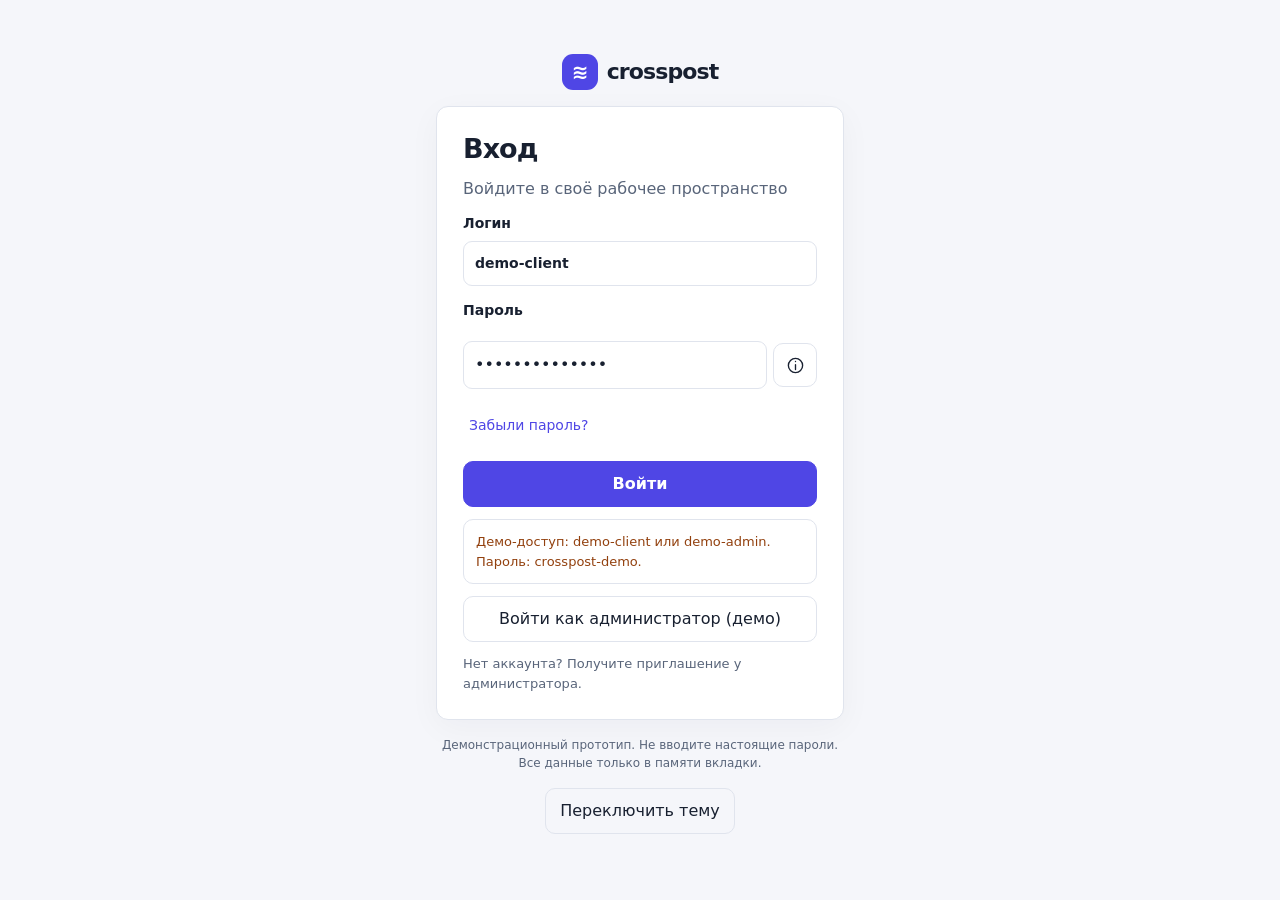
<file: prototypes/ux-00/index.html>
<!doctype html>
<html lang="ru" data-theme="light">
<head><meta charset="utf-8"><meta name="viewport" content="width=device-width, initial-scale=1, viewport-fit=cover">
<meta http-equiv="Content-Security-Policy" content="default-src 'none'; style-src 'unsafe-inline'; script-src 'unsafe-inline'; img-src data: blob:; connect-src 'none'; form-action 'none'; base-uri 'none'">
<title>Crosspost — UX 2.0 · прототип</title>
<style>
:root{color-scheme:light;--bg:#f5f6fa;--panel:#fff;--ink:#182030;--muted:#59657a;--line:#e0e4ed;--accent:#4f46e5;--soft:#eeedff;--good:#166534;--warn:#92400e;--bad:#b91c1c;--shadow:0 4px 20px #26314a08}
[data-theme=dark]{color-scheme:dark;--bg:#10141c;--panel:#202838;--ink:#f1f5f9;--muted:#b0bed0;--line:#384358;--accent:#a5b4fc;--soft:#303253;--good:#86efac;--warn:#fcd34d;--bad:#fca5a5;--shadow:none}
*{box-sizing:border-box}body{margin:0;background:var(--bg);color:var(--ink);font:16px/1.5 system-ui,-apple-system,sans-serif}button,input,textarea,select{font:inherit;color:inherit}button{cursor:pointer}button:disabled{cursor:not-allowed;opacity:.6}button:focus-visible,input:focus-visible,textarea:focus-visible,select:focus-visible,a:focus-visible{outline:3px solid var(--accent);outline-offset:3px}button,input,textarea,select{min-height:44px}button{border:1px solid var(--line);border-radius:10px;background:var(--panel);padding:10px 14px}button:hover:not(:disabled){border-color:var(--accent)}button.primary{background:#4f46e5;color:white;border-color:#4f46e5;font-weight:650}button.subtle{background:transparent}button.danger{color:var(--bad)}button.active{background:var(--soft);color:var(--accent);font-weight:650}input,textarea,select{width:100%;border:1px solid var(--line);background:var(--panel);border-radius:9px;padding:11px}input[type=checkbox]{width:20px;min-height:20px;accent-color:#4f46e5}textarea{resize:vertical;min-height:130px}label{display:block;font-size:14px;font-weight:600}label>input,label>textarea,label>select{display:block;margin-top:7px}h1,h2,h3,p{margin:0}h1{font-size:clamp(25px,4vw,34px);letter-spacing:-.035em;line-height:1.2}h2{font-size:20px;letter-spacing:-.02em}h3{font-size:16px}small,.muted{color:var(--muted)}small{font-size:13px}.shell{display:grid;grid-template-columns:240px minmax(0,1fr);min-height:100dvh}.side{background:var(--panel);border-right:1px solid var(--line);padding:24px 16px;position:sticky;top:0;height:100dvh;display:flex;flex-direction:column;gap:24px}.brand{display:flex;align-items:center;gap:10px;font-size:21px;font-weight:750;letter-spacing:-.045em}.mark{display:grid;place-items:center;background:#4f46e5;color:white;width:36px;height:36px;border-radius:11px;font-size:20px}.nav{display:grid;gap:5px}.nav button{text-align:left;border:0;display:flex;gap:12px;align-items:center;background:transparent}.nav button.active{background:var(--soft)}.side .foot{margin-top:auto}.main{min-width:0}.top{display:flex;justify-content:space-between;align-items:center;gap:12px;padding:14px 28px;border-bottom:1px solid var(--line);background:var(--panel);position:sticky;top:0;z-index:2}.top select{width:auto;max-width:100%}.toolbar,.row{display:flex;align-items:center;gap:10px;flex-wrap:wrap}.spread{justify-content:space-between}.wrap{max-width:1160px;margin:auto;padding:28px;display:grid;gap:24px}.banner{background:var(--soft);border:1px solid var(--line);padding:10px 14px;border-radius:10px;font-size:13px;color:var(--ink)}.panel{background:var(--panel);border:1px solid var(--line);border-radius:14px;padding:20px;box-shadow:var(--shadow);min-width:0}.stack{display:grid;gap:16px}.grid2{display:grid;grid-template-columns:repeat(2,minmax(0,1fr));gap:16px}.metrics{display:grid;grid-template-columns:repeat(4,minmax(0,1fr));gap:12px}.metric b{display:block;font-size:30px;letter-spacing:-.05em}.list{display:grid;gap:0}.item{display:flex;align-items:center;justify-content:space-between;gap:12px;padding:15px 0;border-bottom:1px solid var(--line);min-width:0}.item:last-child{border:0}.item>div:first-child{min-width:0;overflow-wrap:anywhere}.status{display:inline-flex;gap:6px;align-items:center;font-size:13px;font-weight:650;color:var(--muted)}.status.good{color:var(--good)}.status.warn{color:var(--warn)}.status.bad{color:var(--bad)}.platform{display:inline-flex;align-items:center;gap:8px}.avatar{display:inline-grid;place-items:center;flex-shrink:0;width:36px;height:36px;border-radius:10px;background:var(--soft);color:var(--accent);font-size:12px;font-weight:800}.target{display:flex;align-items:center;gap:10px;padding:12px;border:1px solid var(--line);border-radius:10px;cursor:pointer;min-height:58px}.target>span:nth-child(2){flex:1}.target.disabled{opacity:.7;cursor:not-allowed}.target input{display:inline;margin:0}.editor{display:grid;grid-template-columns:minmax(0,1.4fr) minmax(0,1fr);gap:18px;align-items:start}.actions{display:flex;justify-content:flex-end;gap:10px;flex-wrap:wrap}.cal{display:grid;grid-template-columns:repeat(7,minmax(0,1fr));gap:6px}.cal button{min-width:0;padding:7px 4px;min-height:64px;text-align:left;font-size:13px;overflow-wrap:anywhere}.cal .blank{min-height:40px}.daylabel{text-align:center;font-size:12px;color:var(--muted)}.dot{display:block;font-size:11px;color:var(--accent);margin-top:3px}.chips{display:flex;gap:7px;flex-wrap:wrap}.chip{font-size:13px;padding:5px 10px;min-height:44px}.error{color:var(--bad);border:1px solid var(--bad);border-radius:10px;padding:12px}.notice{color:var(--warn);border:1px solid var(--line);border-radius:10px;padding:12px}.empty{padding:22px;text-align:center;color:var(--muted)}.detail{padding:12px;border:1px solid var(--line);border-radius:10px}.mobile{display:none}.preview{white-space:pre-wrap;overflow-wrap:anywhere}.file{overflow-wrap:anywhere}dialog{width:min(520px,calc(100vw - 32px));max-height:85dvh;overflow:auto;border:1px solid var(--line);border-radius:16px;background:var(--panel);color:var(--ink);padding:22px;box-shadow:0 14px 50px #0003}dialog::backdrop{background:#11182788}#toast{min-height:0}#toast:not(:empty){position:fixed;bottom:24px;right:24px;z-index:5;background:var(--panel);border:1px solid var(--line);border-radius:12px;padding:12px 18px;box-shadow:0 10px 36px #0002;max-width:calc(100vw - 48px)}.skip{position:absolute;left:-999px}.skip:focus{left:10px;top:10px;z-index:9;background:var(--panel);padding:12px}
@media(max-width:900px){.shell{grid-template-columns:190px minmax(0,1fr)}.side{padding:20px 12px}.wrap{padding:20px}.metrics{grid-template-columns:repeat(2,minmax(0,1fr))}.editor{grid-template-columns:1fr}.top{padding:12px 20px}}
@media(max-width:640px){.shell{display:block}.side{display:none}.top{position:relative;padding:12px 14px;flex-wrap:wrap}.top .toolbar{width:100%}.top select{flex:1;min-width:0}.wrap{padding:16px 14px calc(98px + env(safe-area-inset-bottom));gap:16px}.panel{padding:14px}.grid2{grid-template-columns:1fr}.metric b{font-size:26px}.mobile{display:flex;position:fixed;bottom:0;left:0;right:0;background:var(--panel);border-top:1px solid var(--line);padding:7px 5px calc(7px + env(safe-area-inset-bottom));z-index:3;justify-content:space-around}.mobile button{border:0;padding:6px 4px;flex:1;min-width:0;background:transparent;font-size:11px;display:grid;place-items:center;gap:2px}.mobile button.active{background:var(--soft)}.mobile .symbol{font-size:20px}.cal{gap:3px}.cal button{min-height:52px;padding:4px;font-size:12px}.dot{font-size:10px}.actions button{flex:1}.item{align-items:flex-start}.item>.toolbar{justify-content:flex-end}#toast:not(:empty){bottom:85px;right:12px;max-width:calc(100vw - 24px)}}

/* R2: compact desktop workspace; mobile retains 44px touch targets. */
.shell{grid-template-columns:208px minmax(0,1fr)}
.shell.collapsed{grid-template-columns:68px minmax(0,1fr)}
.side{padding:16px 12px;gap:18px}
.side .brand{padding:0 6px;gap:9px;font-size:20px}
.side .brand .mark{width:32px;height:32px;flex-shrink:0}
.side .foot{padding:0 6px}
.nav button{min-height:44px;padding:10px 12px;gap:10px;font-size:14px}
.nav button svg{flex-shrink:0}
.collapsed .side{padding-inline:9px}
.collapsed .side .brand{padding:0;justify-content:center}
.collapsed .side .brand-name,.collapsed .side .nav-label,.collapsed .side .foot{display:none}
.collapsed .nav button{justify-content:center;padding:10px}
.top{min-height:64px;position:relative;padding:10px 24px;gap:12px}
.top .context{display:flex;align-items:center;gap:10px;min-width:0}
.top .mobile-brand{display:none}
.top .toolbar{flex-wrap:nowrap;justify-content:flex-end;min-width:0;gap:8px}
.top select{font-size:13px;min-height:44px;padding:8px 10px;max-width:180px}
.top select[hidden]{display:none}
.top .role-select{max-width:150px}
.top .icon-btn{flex-shrink:0}
.icon-btn{width:44px;height:44px;padding:0;display:inline-grid;place-items:center}
svg.ico{width:19px;height:19px;vertical-align:middle;flex-shrink:0;fill:none;stroke:currentColor;stroke-width:1.7;stroke-linecap:round;stroke-linejoin:round}
.wrap{padding:20px 24px;gap:18px;max-width:1440px}
.banner{display:flex;align-items:center;gap:7px;background:transparent;border:0;border-bottom:1px solid var(--line);padding:0 0 10px;border-radius:0;color:var(--muted);font-size:12px}
h1{font-size:clamp(24px,3vw,30px)}h2{font-size:17px}h3{font-size:15px}
.panel{padding:16px;border-radius:12px}
.stack{gap:12px;align-content:start}
.grid2{align-items:start;gap:14px}
.metrics{grid-template-columns:repeat(4,minmax(0,1fr));gap:10px}
.metric{display:grid;gap:5px;text-align:left;min-height:90px;align-content:start;white-space:normal}
.metric b{font-size:27px;line-height:1.1}
.metric .metric-label{display:flex;gap:6px;align-items:center;font-size:12px;color:var(--muted)}
.metric .metric-label svg{width:16px;height:16px}
.item:has(>.post-row){padding:0;display:block}
.post-row{display:flex;width:100%;text-align:left;align-items:center;gap:10px;border:0;border-radius:8px;background:transparent;padding:11px 2px;min-width:0}
.post-row:hover{background:var(--soft)}
.post-row .post-content{flex:1;min-width:0;overflow-wrap:anywhere}
.post-row .post-content h3{font-weight:650;line-height:1.35}
.post-row .post-meta{display:flex;gap:8px;flex-wrap:wrap;align-items:center;font-size:12px;color:var(--muted);margin-top:4px}
.post-row .post-content .status{font-size:12px}
.post-row>.ico{color:var(--muted)}
.status .ico{width:14px;height:14px}
.attention-row{display:flex;text-align:left;align-items:center;gap:10px;width:100%;border:1px solid var(--line);background:transparent;padding:10px}
.attention-row>span:nth-child(2){flex:1}
.attention-row small{display:block}
.attention-row>.ico:first-child{color:var(--warn)}
.calendar-controls{align-items:center;gap:10px}
.calendar-controls select{width:auto;max-width:100%;font-size:13px}
.week-grid,.month-grid{display:grid;grid-template-columns:repeat(7,minmax(0,1fr));gap:6px;align-items:start}
.day-cell{display:grid;gap:5px;min-width:0;padding:6px;border:1px solid var(--line);border-radius:9px;min-height:142px;align-content:start}
.day-cell.selected{border-color:var(--accent);background:var(--soft)}
.day-head{display:flex;gap:5px;justify-content:space-between;align-items:center}
.day-head button{min-height:44px;min-width:0;background:transparent;border:0;padding:4px;font-size:12px}
.day-head .add-day{width:44px;flex-shrink:0;padding:0}
.event{border:1px solid var(--line);border-left:3px solid var(--accent);display:grid;gap:3px;text-align:left;min-height:64px;padding:6px;font-size:12px;line-height:1.3;min-width:0;overflow-wrap:anywhere}
.event strong{font-size:12px;display:-webkit-box;-webkit-line-clamp:2;-webkit-box-orient:vertical;overflow:hidden}
.event small{font-size:10px;line-height:1.3}
.event .event-status{font-size:10px;font-weight:650}
.event.done{border-left-color:var(--good)}.event.pending,.event.submitted,.event.partial,.event.unknown{border-left-color:var(--warn)}.event.failed,.event.rejected,.event.relogin{border-left-color:var(--bad)}
.month-cell{display:grid;gap:5px;min-height:92px;align-content:start;padding:6px;border:1px solid var(--line);border-radius:8px;min-width:0}
.month-cell.selected{border-color:var(--accent)}
.month-cell .event{min-height:44px}
.month-cell .day-head button{min-height:44px}
.legend{display:flex;gap:10px;flex-wrap:wrap}
.legend .status{font-size:11px}
@media(max-width:1050px) and (min-width:641px){.shell{grid-template-columns:180px minmax(0,1fr)}.top{padding-inline:14px}.wrap{padding-inline:16px}.metrics{grid-template-columns:repeat(2,minmax(0,1fr))}.week-grid{grid-template-columns:repeat(4,minmax(0,1fr))}.grid2{grid-template-columns:1fr}}
@media(max-width:640px){.shell,.shell.collapsed{display:block}.top{padding:8px 14px;flex-wrap:nowrap}.top .context{gap:0}.top .mobile-brand{display:grid}.top .desktop-only{display:none}.top .context-name{display:none}.top .toolbar{width:auto;flex:1;gap:6px}.top select{flex:1;min-width:0;max-width:140px}.top .role-select{max-width:120px}.wrap{padding:14px 12px calc(92px + env(safe-area-inset-bottom));gap:14px}.panel{padding:12px}.grid2{grid-template-columns:1fr}.metrics{grid-template-columns:repeat(2,minmax(0,1fr))}.metric{min-height:84px}.metric b{font-size:25px}.mobile button{min-height:44px}.mobile svg{width:21px;height:21px}.week-grid{grid-template-columns:1fr}.day-cell{min-height:0;padding:8px}.day-cell .event{min-height:44px}.day-head .add-day{width:44px}.month-grid{gap:3px}.month-cell{min-height:64px;padding:3px}.month-cell .event{display:none}.month-cell .day-head button{width:100%;padding:0;min-height:44px}.month-cell .day-head .add-day{display:none}.calendar-controls select{flex:1;min-width:0}.calendar-controls{align-items:stretch}}
/* Compact calendar below desktop width; no hidden horizontal content. */
@media (min-width:641px) and (max-width:1050px){.week-grid{grid-template-columns:repeat(2,minmax(0,1fr))}.month-cell{padding:3px;min-height:64px}.month-cell .event,.month-cell .add-day{display:none}.month-cell .day-head button{width:100%;padding:0}.calendar-controls .toolbar{flex-wrap:wrap}.calendar-controls select{max-width:100%}}
@media(max-width:640px){.top .toolbar{min-width:0}.top select{font-size:12px;padding:6px}.top .role-select{min-width:0}.calendar-controls .toolbar{width:100%;min-width:0}.calendar-controls select{max-width:100%}.post-row .post-content h3{font-size:14px}.metric .metric-label{font-size:12px}.event strong{font-size:13px}}
/* R3 onboarding and legible calendar statuses. */
.event .status{font-size:10px;line-height:1.25;gap:3px;white-space:normal;overflow-wrap:normal;word-break:normal}.event .status .ico{width:12px;height:12px}.event-status{min-width:0}.event strong{overflow-wrap:anywhere}.onboarding{max-width:760px;width:100%;margin:auto}.setup-row{display:flex;align-items:center;gap:12px;border:1px solid var(--line);padding:12px;border-radius:10px}.setup-row .desc{flex:1;min-width:0}.setup-row small{display:block}.stepbar{height:6px;background:var(--line);border-radius:6px;overflow:hidden}.stepbar span{display:block;height:100%;background:#4f46e5}.guide li{margin:8px 0}.guide code{overflow-wrap:anywhere}.guide details{border:1px solid var(--line);padding:12px;border-radius:8px}.guide summary{cursor:pointer;min-height:30px;font-weight:600}.guide label{font-weight:500}.onboarding .primary{min-height:44px}.onboard-badge{font-size:12px;color:var(--muted)}.setup-row .good{color:var(--good)}
@media(max-width:640px){.setup-row{flex-wrap:wrap}.setup-row .desc{flex-basis:60%}.setup-row button{width:100%}}
/* R4: focused authentication entry; workspace navigation hidden before login. */
.shell.auth-shell{display:block;min-height:100dvh}.auth-shell .side,.auth-shell .top,#mobile[hidden]{display:none!important}.auth-shell .wrap{max-width:440px;padding:28px 16px 40px;min-height:100dvh;align-content:center;gap:16px}.auth-shell .banner{display:none}.auth-logo{display:flex;align-items:center;justify-content:center;gap:9px;font-size:22px;font-weight:750;letter-spacing:-.04em}.auth-panel{padding:26px;box-shadow:0 8px 32px #1820300a}.auth-panel h1{font-size:27px}.auth-panel form{display:grid;gap:14px}.auth-panel label{font-size:14px}.auth-panel .primary{width:100%}.auth-panel .auth-link{border:0;background:transparent;color:var(--accent);font-size:14px;min-height:44px;padding:6px;text-align:left}.password-row{display:flex;align-items:center;gap:6px;margin-top:6px}.password-row input{flex:1;min-width:0;margin:0}.password-row button{flex-shrink:0}.auth-note{font-size:12px;color:var(--muted);line-height:1.5;text-align:center}.auth-theme{justify-self:center}.auth-panel .notice{font-size:13px}
@media(max-width:640px){.auth-shell .wrap{padding:20px 14px;min-height:100dvh}.auth-panel{padding:18px}}
</style></head>
<body><a href="#content" class="skip">К содержанию</a>
<div class="shell"><aside class="side"><div class="brand"><span class="mark" aria-hidden="true">≋</span><span class="brand-name">crosspost</span></div><nav class="nav" id="nav" aria-label="Основное меню"></nav><div class="foot muted"><small>UX 2.0 · демонстрация<br>Никаких реальных отправок</small></div></aside>
<main class="main" id="content" tabindex="-1"><header class="top"><div class="context"><button id="collapse" class="icon-btn desktop-only" aria-label="Свернуть меню" aria-expanded="true"></button><span class="mark mobile-brand" aria-hidden="true">≋</span><span id="context-name" class="context-name muted"></span></div><div class="toolbar"><select id="role" class="role-select" aria-label="Роль демонстрации"><option value="client">Клиент</option><option value="admin">Админ</option></select><select id="profile" aria-label="Профиль" hidden><option value="studio">Мастерская</option><option value="yoga">Студия йоги</option></select><button id="theme" class="icon-btn" aria-label="Переключить тему" title="Переключить тему"></button></div></header><div class="wrap" id="view"></div></main></div>
<nav id="mobile" class="mobile" aria-label="Мобильное меню"></nav><dialog id="dialog" aria-labelledby="dialog-title"><div id="dialog-body"></div></dialog><div id="toast" role="status" aria-live="polite"></div>
<script>
"use strict";
const $=id=>document.getElementById(id);
const paths={home:'<path d="M3 10l9-7 9 7v10H3z"/><path d="M9 20v-7h6v7"/>',calendar:'<rect x="3" y="5" width="18" height="16" rx="2"/><path d="M7 3v4m10-4v4M3 10h18"/>',posts:'<rect x="4" y="4" width="16" height="16" rx="2"/><path d="M8 9h8M8 13h8M8 17h5"/>',moderation:'<rect x="4" y="4" width="16" height="16" rx="2"/><path d="m8 12 3 3 5-6"/>',clients:'<circle cx="9" cy="8" r="3"/><path d="M3 20v-2a6 6 0 0 1 12 0v2m2-15a3 3 0 0 1 0 6m1 3a5 5 0 0 1 3 5"/>',connections:'<path d="m10 13 4-4m-6 6-2 2a4 4 0 0 1-6-5l4-4a4 4 0 0 1 6 0m4 1 2-2a4 4 0 0 1 6 5l-4 4a4 4 0 0 1-6 0" transform="translate(1 0)"/>',more:'<circle cx="5" cy="12" r="1"/><circle cx="12" cy="12" r="1"/><circle cx="19" cy="12" r="1"/>',menu:'<rect x="3" y="4" width="18" height="16" rx="2"/><path d="M9 4v16m6-11-3 3 3 3"/>',sun:'<circle cx="12" cy="12" r="4"/><path d="M12 2v2m0 16v2M2 12h2m16 0h2M5 5l2 2m10 10 2 2M5 19l2-2m10-10 2-2"/>',moon:'<path d="M20 15A9 9 0 0 1 9 4a9 9 0 1 0 11 11Z"/>',chevron:'<path d="m9 18 6-6-6-6"/>',check:'<circle cx="12" cy="12" r="9"/><path d="m8 12 3 3 5-6"/>',clock:'<circle cx="12" cy="12" r="9"/><path d="M12 7v5l3 2"/>',alert:'<circle cx="12" cy="12" r="9"/><path d="M12 8v5m0 3h.01"/>',question:'<circle cx="12" cy="12" r="9"/><path d="M9 9a3 3 0 1 1 4 3c-1 0-1 1-1 2m0 3h.01"/>',x:'<circle cx="12" cy="12" r="9"/><path d="m9 9 6 6m0-6-6 6"/>',plus:'<path d="M12 5v14M5 12h14"/>',info:'<circle cx="12" cy="12" r="9"/><path d="M12 11v6m0-10h.01"/>'};
const icon=k=>'<svg class="ico" viewBox="0 0 24 24" aria-hidden="true">'+(paths[k]||paths.info)+'</svg>';
let collapsed=false,calendarPlatform="all",calendarStatus="all";
let setupPlatform="",setupStep=0,setupOrigin="onboard",setupDone=new Set(),setupActive=false,inviteReady=false,clientProfile="studio",inviteAccepted=false,demoLogin="demo-client",authError="";
const esc=s=>String(s??"").replace(/[&<>"']/g,c=>({"&":"&amp;","<":"&lt;",">":"&gt;",'"':"&quot;","'":"&#39;"}[c]));
const targets=[{id:"tg",name:"Telegram",detail:"Новости студии",tag:"TG"},{id:"vk",name:"ВКонтакте",detail:"Сообщество",tag:"VK"},{id:"ig",name:"Instagram",detail:"Профиль",tag:"IG"},{id:"ya",name:"Яндекс",detail:"Площадка",tag:"Я"}];
const status={scheduled:["◷","Запланировано",""],pending:["◷","На проверке","warn"],done:["✓","Опубликовано","good"],submitted:["?","Отправлено без подтверждения","warn"],failed:["!","Не опубликовано","bad"],partial:["!","Частично","warn"],rejected:["×","Отклонено","bad"],cancelled:["×","Отменено",""],unknown:["?","Результат неизвестен","warn"],relogin:["!","Нужен повторный вход","bad"]};
const date0="2026-11-24";
let seq=100,role="client",profile="studio",page="login",filter="all",query="",mode="week",selectedDate=date0,month=10,year=2026,weekStart="2026-11-23",theme="light",scenario="normal",notice="",toastTimer=0;
let posts=[
{id:1,profile:"studio",text:"Открытая встреча в Мастерской",date:"2026-11-24",time:"18:00",status:"scheduled",targets:["tg","vk"]},
{id:2,profile:"studio",text:"Анонс практики в воскресенье",date:"2026-11-25",time:"10:00",status:"pending",targets:["tg","ig"]},
{id:3,profile:"studio",text:"Итоги недели",date:"2026-11-23",time:"12:00",status:"partial",targets:["tg","vk","ig"],outcomes:{tg:"done",vk:"submitted",ig:"failed"}},
{id:4,profile:"studio",text:"Фото с мероприятия",date:"2026-11-23",time:"09:00",status:"done",targets:["tg"],outcomes:{tg:"done"}},
{id:5,profile:"studio",text:"Новый анонс",date:"2026-11-26",time:"15:00",status:"rejected",targets:["tg"],reason:"Уточните дату мероприятия."},
{id:6,profile:"yoga",text:"Утренняя практика йоги",date:"2026-11-27",time:"07:00",status:"scheduled",targets:["tg"]},
{id:7,profile:"yoga",text:"Расписание занятий",date:"2026-11-24",time:"13:00",status:"pending",targets:["tg","vk"]}];
const drafts=new Map(), connections={studio:{tg:"live",vk:"live",ig:"relogin",ya:"live"},yoga:{tg:"live",vk:"live",ig:"relogin",ya:"live"}};
connections.newdemo={tg:"disconnected",vk:"disconnected",ig:"disconnected",ya:"disconnected"};
const own=()=>posts.filter(p=>p.profile===profile);
const key=()=>role+":"+profile;
const fresh=()=>({text:"",media:"",kind:"none",targets:[],when:"later",date:selectedDate,time:"18:00",id:null});
const draft=()=>{if(!drafts.has(key()))drafts.set(key(),fresh());return drafts.get(key())};
const names={studio:"Мастерская",yoga:"Студия йоги",newdemo:"Новый клиент (демо)"};
const navs=()=>role==="admin"?[["home","⌂","Обзор"],["calendar","▦","Контент-план"],["posts","☷","Публикации"],["moderation","✓","Модерация"],["clients","♙","Клиенты"],["connections","↔","Подключения"],["more","⋯","Ещё"]]:[["home","⌂","Главная"],["calendar","▦","Календарь"],["posts","☷","Публикации"],["more","⋯","Ещё"]];
const showStatus=s=>{const a=status[s]||status.unknown;const k=s==="done"?"check":["scheduled","pending"].includes(s)?"clock":["submitted","unknown"].includes(s)?"question":["cancelled","rejected"].includes(s)?"x":"alert";return '<span class="status '+a[2]+'">'+icon(k)+a[1]+'</span>'};
const button=(label,action,cls="")=>'<button type="button" class="'+cls+'" data-action="'+action+'">'+label+'</button>';
const heading=(title,sub,action="")=>'<div class="row spread"><div><small>'+esc(sub)+'</small><h1>'+esc(title)+'</h1></div>'+action+'</div>';
const dateStr=d=>new Date(d+"T12:00:00Z").toLocaleDateString("ru-RU",{day:"numeric",month:"long",timeZone:"UTC"});
const iso=(y,m,d)=>new Date(Date.UTC(y,m,d)).toISOString().slice(0,10);
const shift=(d,n)=>{const x=new Date(d+"T12:00:00Z");x.setUTCDate(x.getUTCDate()+n);return x.toISOString().slice(0,10)};
function toast(s){$("toast").textContent=s;clearTimeout(toastTimer);toastTimer=setTimeout(()=>$("toast").textContent="",3500)}
function go(p){page=p;notice="";authError="";render();$("content").focus?.();window.scrollTo(0,0)}
function showDialog(title,body){$("dialog-body").innerHTML='<div class="stack"><div class="row spread"><h2 id="dialog-title">'+esc(title)+'</h2>'+button("Закрыть","close","subtle")+'</div>'+body+'</div>';$("dialog").showModal()}
function card(p){return '<div class="item"><button class="post-row" type="button" data-action="detail:'+p.id+'" aria-label="Детали: '+esc(p.text||"Без текста")+'"><span class="post-content"><h3>'+esc(p.text||"Без текста")+'</h3><span class="post-meta">'+dateStr(p.date)+' · '+esc(p.time)+(role==="admin"&&p.profile!==profile?' · '+esc(names[p.profile]):'')+'</span><span class="post-meta">'+showStatus(p.status)+'<span>'+esc(p.targets.map(t=>targets.find(x=>x.id===t)?.name||t).join(" · "))+'</span></span></span>'+icon("chevron")+'</button></div>'}
function renderNav(){const ns=navs();const navBtn=n=>'<button type="button" class="'+(page===n[0]?"active":"")+'" data-action="go:'+n[0]+'" aria-label="'+n[2]+'" title="'+n[2]+'">'+icon(n[0])+'<span class="nav-label">'+n[2]+'</span></button>';$("nav").innerHTML=ns.map(navBtn).join("");const ms=role==="admin"?ns.filter(n=>["home","calendar","posts","moderation","more"].includes(n[0])):ns;$("mobile").innerHTML=ms.map(navBtn).join("");document.querySelectorAll("nav button").forEach(b=>{if(b.classList.contains("active"))b.setAttribute("aria-current","page")});$("profile").hidden=role!=="admin";$("context-name").textContent=role==="client"?names[profile]:"";$("theme").innerHTML=icon(theme==="dark"?"sun":"moon");$("theme").title=theme==="dark"?"Включить светлую тему":"Включить тёмную тему";$("collapse").innerHTML=icon("menu");$("collapse").setAttribute("aria-expanded",String(!collapsed));$("collapse").setAttribute("aria-label",collapsed?"Развернуть меню":"Свернуть меню");document.querySelector(".shell").classList.toggle("collapsed",collapsed)}
const attentionStates=["partial","failed","submitted","unknown","rejected","relogin"];
const attentionPosts=()=>own().filter(p=>attentionStates.includes(p.status));
const attentionConnections=()=>targets.filter(t=>["relogin","banned"].includes(connections[profile][t.id]));
const connectionAlerts=()=>attentionConnections().map(t=>'<button class="attention-row" data-action="go:connections">'+icon("alert")+'<span><b>'+esc(t.name)+'</b><small>Нужен повторный вход</small></span>'+icon("chevron")+'</button>').join("");
function home(){if(profile==="newdemo"&&role==="client"&&setupActive)return onboard();const p=own(),ap=attentionPosts(),ac=attentionConnections();const metrics=[["Опубликовано",p.filter(x=>x.status==="done").length,"done","check"],["Запланировано",p.filter(x=>x.status==="scheduled").length,"scheduled","calendar"],["На проверке",p.filter(x=>x.status==="pending").length,"pending","clock"],["Требуют внимания",ap.length+ac.length,"attention","alert"]];return heading(role==="admin"?"Обзор":"Ваш контент",(role==="admin"?names[profile]+" · ":"")+"24 ноября, вторник",button("+ Создать пост","new","primary"))+(role==="client"&&profile==="newdemo"?'<div class="panel row spread"><div><b>Настройка рабочего пространства</b><small> · подключите другие площадки в удобное время</small></div>'+button("Подключить площадки","go:onboard")+"</div>":"")+'<div class="metrics">'+metrics.map(m=>'<button class="panel metric" data-action="metric:'+m[2]+'"><span class="metric-label">'+icon(m[3])+m[0]+'</span><b>'+m[1]+'</b>'+(m[2]==="attention"?'<small>'+ap.length+' пост. · '+ac.length+' подключ.</small>':'')+'</button>').join("")+'</div><div class="grid2"><section class="panel stack"><div class="row spread"><h2>Ближайшие публикации</h2>'+button(icon("calendar")+' Календарь',"go:calendar","subtle")+'</div><div class="list">'+(p.filter(x=>["scheduled","pending"].includes(x.status)).sort((a,b)=>(a.date+a.time).localeCompare(b.date+b.time)).map(card).join("")||'<p class="empty">Пока ничего не запланировано</p>')+'</div></section><section class="panel stack"><h2>Требуют внимания</h2><div class="list">'+ap.map(card).join("")+'</div>'+connectionAlerts()+(!ap.length&&!ac.length?'<p class="empty">Всё в порядке</p>':'')+'</section></div>'}
function eligible(t,d){return connections[profile][t.id]==="live"&&!(d.kind==="video"&&t.id==="ya")}
function editor(){const d=draft(),allowed=targets.filter(t=>eligible(t,d));return heading(d.id?"Редактирование":"Новая публикация",names[profile]+" · "+(d.text||d.media?"Черновик в этой демо-сессии":"Черновик"),button("К публикациям","go:posts","subtle"))+'<div class="editor"><section class="panel stack"><label for="post-text">Текст публикации</label><textarea id="post-text" placeholder="Напишите текст поста…">'+esc(d.text)+'</textarea><small id="count">'+d.text.length+' символов</small><div class="row spread"><h3>Медиа</h3>'+button("Выбрать из демо-медиатеки","pick-demo")+'</div><label for="file">Выбрать файл (только имя, без загрузки)</label><input id="file" type="file" accept="image/*,video/*"><div class="file">'+(d.media?esc(d.media)+" "+button("Убрать","clear-media","subtle"):"<small>Нет вложения</small>")+'</div><div class="notice">Файл никуда не передаётся. Данные только в памяти этой вкладки.</div></section><section class="panel stack"><div class="row spread"><h2>Площадки</h2><small>'+d.targets.length+' выбрано</small></div>'+targets.map(t=>'<label class="target '+(eligible(t,d)?"":"disabled")+'"><span class="avatar">'+t.tag+'</span><span>'+t.name+'<br><small>'+esc(eligible(t,d)?t.detail:connections[profile][t.id]!=="live"?"Нужен повторный вход":"Видео недоступно")+'</small></span><input type="checkbox" data-target="'+t.id+'" '+(d.targets.includes(t.id)?"checked":"")+' '+(eligible(t,d)?"":"disabled")+'></label>').join("")+'<div class="row">'+button("Выбрать доступные","all-targets","subtle")+button("Снять выбор","no-targets","subtle")+'</div><label>Когда<select id="when"><option value="now" '+(d.when==="now"?"selected":"")+'>Сейчас</option><option value="later" '+(d.when==="later"?"selected":"")+'>По расписанию</option></select></label>'+(d.when==="later"?'<div class="grid2"><label>Дата<input type="date" id="date" value="'+esc(d.date)+'"></label><label>Время<input type="time" id="time" value="'+esc(d.time)+'"></label></div><small>Часовой пояс демонстрации: Europe/Moscow</small>':'')+(role==="client"&&profile==="studio"?'<div class="notice">Для этого профиля обязательна проверка администратором.</div>':'')+(notice?'<div role="alert" class="error">'+esc(notice)+'</div>':'')+'<div class="actions">'+button("Предпросмотр","preview")+button(role==="client"&&profile==="studio"?"На проверку":d.id?"Сохранить":d.when==="now"?"Опубликовать (демо)":"Запланировать","submit","primary")+'</div></section></div>'}
function publications(){const visible=own().filter(p=>(filter==="all"||filter==="attention"&&["partial","failed","submitted","unknown","rejected","relogin"].includes(p.status)||filter===p.status)&&p.text.toLowerCase().includes(query.toLowerCase()));return heading("Публикации",names[profile],button("+ Создать пост","new","primary"))+'<section class="panel stack"><label>Поиск<input id="search" value="'+esc(query)+'" placeholder="Поиск по тексту"></label><div class="chips">'+[["all","Все"],["scheduled","Запланировано"],["pending","На проверке"],["done","Опубликовано"],["attention","Требуют внимания"]].map(a=>button(a[1],"filter:"+a[0],"chip "+(filter===a[0]?"active":""))).join("")+'</div>'+(scenario==="read-error"?'<div class="error" role="alert">Не удалось загрузить публикации. Это не пустой список. '+button("Повторить загрузку","retry-read")+'</div>':(visible.map(card).join("")+(filter==="attention"&&!query?connectionAlerts():""))||'<div class="empty">Нет публикаций по этим фильтрам.</div>')+'</section><section class="panel row spread"><div><h3>Черновик текущей сессии</h3><small>'+esc(draft().text||"Нет текста")+'</small></div>'+button("Открыть редактор","go:editor")+'</section>'}
function calendar(){let ds=[];if(mode==="month"){const start=(new Date(Date.UTC(year,month,1)).getUTCDay()+6)%7;const max=new Date(Date.UTC(year,month+1,0)).getUTCDate();ds=[...Array(start).fill(null),...Array.from({length:max},(_,i)=>iso(year,month,i+1))]}else ds=Array.from({length:7},(_,i)=>shift(weekStart,i));
const ps=own().filter(p=>(calendarPlatform==="all"||p.targets.includes(calendarPlatform))&&(calendarStatus==="all"||p.status===calendarStatus)).sort((a,b)=>(a.date+a.time).localeCompare(b.date+b.time));
const shortStatus={scheduled:"В плане",pending:"Проверка",done:"Опублик.",submitted:"Без ответа",partial:"Частично",rejected:"Отказ",failed:"Ошибка",cancelled:"Отмена",unknown:"Неизвестно",relogin:"Нужен вход"};
const event=p=>'<button class="event '+p.status+'" data-action="detail:'+p.id+'" aria-label="Детали: '+esc(p.text)+' · '+esc(status[p.status]?.[1]||"Результат неизвестен")+'"><small>'+esc(p.time)+'</small><strong>'+esc(p.text||"Без текста")+'</strong><small>'+esc(p.targets.map(t=>targets.find(x=>x.id===t)?.tag||t).join(" · "))+'</small><span class="event-status">'+'<span class="status '+(status[p.status]?.[2]||'')+'" title="'+esc(status[p.status]?.[1]||'')+'">'+esc(shortStatus[p.status]||'Неизвестно')+'</span></span></button>';
const weekdays=["Пн","Вт","Ср","Чт","Пт","Сб","Вс"];
const dateBtn=(d,label)=>'<button type="button" data-action="date:'+d+'" aria-label="'+esc(dateStr(d))+'" '+(selectedDate===d?'aria-current="date"':'')+'>'+label+'</button>';
const add=d=>'<button class="add-day" data-action="new-on:'+d+'" aria-label="Создать пост '+esc(dateStr(d))+'">'+icon("plus")+'</button>';
const title=mode==="week"?dateStr(weekStart)+" – "+dateStr(shift(weekStart,6)):mode==="month"?new Date(Date.UTC(year,month,1)).toLocaleDateString("ru-RU",{month:"long",year:"numeric",timeZone:"UTC"}):"Ближайшие публикации";
const opts=(values,current)=>values.map(([v,n])=>'<option value="'+v+'" '+(v===current?'selected':'')+'>'+esc(n)+'</option>').join("");
let grid="";if(mode==="week")grid='<div class="week-grid">'+ds.map((d,i)=>'<div class="day-cell '+(selectedDate===d?"selected":"")+'"><div class="day-head">'+dateBtn(d,weekdays[i]+" "+Number(d.slice(-2)))+add(d)+'</div>'+ps.filter(p=>p.date===d).map(event).join("")+'</div>').join("")+'</div>';
if(mode==="month")grid='<div class="month-grid">'+weekdays.map(s=>'<div class="daylabel">'+s+'</div>').join("")+ds.map(d=>d?'<div class="month-cell '+(selectedDate===d?"selected":"")+'"><div class="day-head">'+dateBtn(d,Number(d.slice(-2))+(ps.filter(p=>p.date===d).length?' · '+ps.filter(p=>p.date===d).length:''))+add(d)+'</div>'+ps.filter(p=>p.date===d).slice(0,2).map(event).join("")+'</div>':'<div></div>').join("")+'</div>';
const list=mode==="list"?ps.filter(p=>["scheduled","pending"].includes(p.status)):ps.filter(p=>p.date===selectedDate);
return heading("Контент-план","Europe/Moscow · "+names[profile],button("+ Создать пост","new","primary"))+'<section class="panel stack"><div class="row spread"><h2>'+esc(title)+'</h2>'+(mode==="list"?"":'<div class="toolbar">'+button("←","cal-prev")+button("Сегодня","cal-today")+button("→","cal-next")+'</div>')+'</div><div class="row spread calendar-controls"><div class="chips">'+[["week","Неделя"],["month","Месяц"],["list","Список"]].map(a=>button(a[1],"mode:"+a[0],mode===a[0]?"active":"")).join("")+'</div><div class="toolbar"><select id="cal-platform" aria-label="Площадки">'+opts([["all","Все площадки"],...targets.map(t=>[t.id,t.name])],calendarPlatform)+'</select><select id="cal-status" aria-label="Статус">'+opts([["all","Все статусы"],...Object.entries(status).map(([s,a])=>[s,a[1]])],calendarStatus)+'</select></div></div>'+grid+'<div class="legend">'+["scheduled","pending","done","submitted","failed"].map(showStatus).join("")+'</div></section><section class="panel stack"><div class="row spread"><h2>'+(mode==="list"?"Ближайшие":dateStr(selectedDate))+'</h2>'+button("+ На эту дату","new-date")+'</div><div class="list">'+(list.map(card).join("")||'<p class="empty">Нет публикаций по выбранным условиям</p>')+'</div></section>'}
function moderation(){if(role!=="admin")return home();const p=posts.filter(x=>x.status==="pending");return heading("Модерация","Все демонстрационные клиенты")+'<section class="panel stack">'+(p.map(card).join("")||'<p class="empty">Нет публикаций на проверке</p>')+'</section>'}
function clients(){if(role!=="admin")return home();return heading("Клиенты","Управление профилями · демо",button("+ Пригласить клиента","invite","primary"))+'<section class="panel">'+Object.keys(names).filter(k=>k!=="newdemo"||inviteReady).map(k=>'<div class="item"><div><h3>'+esc(names[k])+'</h3><small>'+posts.filter(p=>p.profile===k&&p.status==="pending").length+' на проверке · '+posts.filter(p=>p.profile===k).length+' публикаций</small></div>'+button("Открыть","client:"+k)+'</div>').join("")+'</section>'}
function connectionView(){const guideRows=setupList(profile);return heading("Подключения",names[profile])+ '<section class="panel stack"><h2>Социальные сети</h2><p class="muted">Выберите площадку. Владелец аккаунта проходит авторизацию самостоятельно. Все действия в этом прототипе — симуляция.</p>'+guideRows+'</section>'}
function more(){return heading("Ещё","Настройки и демо-сценарии")+'<div class="grid2"><section class="panel stack"><h2>Рабочие инструменты</h2>'+button("Подключения","go:connections")+button("Первый вход клиента (демо)","start-onboard")+ (role==="admin"?button("Клиенты","go:clients")+button("Модерация","go:moderation")+button("Импорт плана (путь)","go:import"):"")+button("Медиатека (демо)","go:media")+button("Выйти / экран входа","logout")+'</section><section class="panel stack"><h2>Проверить сценарий</h2><label>Состояние демонстрации<select id="scenario">'+[["normal","Обычный результат"],["read-error","Ошибка чтения"],["mixed","Частичный результат"],["unknown","Потеря ответа при отправке"]].map(a=>'<option value="'+a[0]+'" '+(scenario===a[0]?"selected":"")+'>'+a[1]+'</option>').join("")+'</select></label><small>Сценарии не выполняют сетевых запросов.</small>'+button("Сбросить демо","reset","danger")+'</section></div>'}
function media(){return heading("Медиатека","Демонстрационные файлы")+'<div class="grid2">'+["Афиша.jpg","Практика.mp4","Логотип.png"].map((n,i)=>'<section class="panel stack"><div style="background:var(--soft);min-height:100px;display:grid;place-items:center;border-radius:10px;font-size:28px" aria-hidden="true">'+(i===1?"▷":"▧")+'</div><h3>'+n+'</h3>'+button("В черновик","media:"+i)+'</section>').join("")+'</div>'}
const setupGuides={
tg:{name:"Telegram",tag:"TG",steps:[["Получите коды приложения","Откройте my.telegram.org/apps в настоящем Telegram. Войдите по номеру и найдите App configuration. Если приложения нет, создайте его: App title — Crosspost, Platform — Desktop. Скопируйте App api_id и App api_hash. В демо не вводите эти значения.","my.telegram.org/apps · App configuration"],["Укажите канал","Вы должны иметь право публиковать в канале. Скопируйте @имя или адрес t.me/имя. В боевой версии мастер проверит права.","@mychannel или t.me/mychannel"],["Подтвердите вход","Введите номер и последний код из служебного чата Telegram. Если потребуется, подтвердите двухэтапную проверку в защищённом мастере. Никому не пересылайте коды. В демо код не запрашивается.","Вход по номеру · код · возможная 2FA"],["Проверка","Сервер проверит сессию и право отправки в выбранный канал. Демо лишь имитирует этот результат.","Проверка без тестовой публикации"]],help:"Если код не приходит, проверьте служебный чат Telegram; дождитесь разрешённого повторного запроса. При ограничении входа не пытайтесь обходить лимит."},
vk:{name:"ВКонтакте",tag:"VK",steps:[["Войдите в ВКонтакте","В рабочем сервисе потребуется защищённое окно авторизации. Войдите под аккаунтом с правом публикации. Удалённое окно на VPS ещё требует отдельного решения.","Вход владельца аккаунта"],["Выберите место публикации","Для стены скопируйте адрес сообщества vk.com/имя. Для канала в мессенджере нужен отдельный числовой ID канала; вход общий, цели разные.","Стена сообщества / канал ВК"],["Проверка","Проверяются авторизация, доступ к выбранной цели и права. Демо имитирует проверку.","Без отправки поста"]],help:"Если нет доступа к сообществу, проверьте права аккаунта. Если окно входа не доступно, обратитесь к поддержке, не передавайте пароль."},
ig:{name:"Instagram Reels",tag:"IG",steps:[["Подготовьте бизнес-аккаунт","Текущий адаптер Crosspost работает с Reels. Требуется бизнес-аккаунт и доступ к настройкам Meta. Не обещаем вход одним кликом до отдельной интеграции OAuth.","Meta Business Suite"],["Получите данные доступа","В действующем мастере нужны числовой ID бизнес-аккаунта и долгосрочный токен доступа с разрешением публикации. Ориентир: developers.facebook.com/tools/explorer/. В демо секреты не вводятся.","ID аккаунта · токен доступа"],["Проверка","Проверяются токен, права и соответствие аккаунта. При истечении токена потребуется повторное подключение.","Проверка без публикации"]],help:"Если нет разрешения публикации, проверьте права приложения Meta. Секреты не пересылайте в чат поддержки."},
ya:{name:"Яндекс Бизнес",tag:"Я",steps:[["Войдите в кабинет","Войдите под аккаунтом с доступом к организации. Удалённый защищённый вход пока не подтверждён.","yandex.ru/sprav"],["Укажите организацию","Откройте кабинет организации и скопируйте число после /sprav/ в адресе браузера. Мастер сможет принять адрес целиком.","ID организации"],["Проверка","Проверяются сессия и права на организацию. Демо имитирует успешную проверку.","Без отправки поста"]],help:"Если организация не отображается, убедитесь, что у вашего аккаунта есть доступ."},
te:{name:"Telegraph",tag:"Te",steps:[["Укажите автора","В действующем мастере задаются внутреннее имя, имя автора и необязательная ссылка автора.","Имя автора"],["Создайте аккаунт","Мастер создаёт аккаунт и безопасно сохраняет данные доступа. Готовый токен — дополнительный вариант, не для обычного пользователя.","Создание аккаунта"],["Проверка","Проверяются данные доступа. Демо не создаёт реальный аккаунт.","Без публикации"]],help:"Если уже есть аккаунт, используйте защищённый мастер импорта токена, не отправляйте токен в переписке."}};
const setupKeys=Object.keys(setupGuides);
const isConnected=k=>k==="te"?setupDone.has(profile+":te"):connections[profile][k]==="live";
function setupList(){return setupKeys.map(k=>{const g=setupGuides[k],ok=isConnected(k);return '<div class="setup-row"><span class="avatar">'+g.tag+'</span><span class="desc"><b>'+g.name+'</b><small class="'+(ok?"good":"")+'">'+(ok?"Подключено":connections[profile][k]==="relogin"?"Нужен повторный вход":"Не подключено")+'</small></span>'+button(ok?"Настроить":"Подключить","setup:"+k,ok?"":"primary")+'</div>'}).join("")}
function onboard(){const n=setupKeys.filter(isConnected).length;return '<section class="panel stack onboarding"><small>Первый запуск · '+esc(names[profile])+'</small><h1>Подключите свои соцсети</h1><p>Выберите хотя бы одну площадку. Остальные можно подключить позднее.</p><div class="row spread"><small>Подключено '+n+' из '+setupKeys.length+'</small><small>Шаг 2 из 2</small></div><div class="stepbar"><span style="width:'+n/setupKeys.length*100+'%"></span></div>'+setupList()+'<div class="actions">'+button("Позже","finish-setup")+ (targets.some(t=>isConnected(t.id))?button("Создать первую публикацию","finish-create","primary"):"")+'</div><small>Демонстрация: не вводите реальные данные аккаунтов.</small></section>'}
function inviteView(){return heading("Пригласить клиента","Администратор · демонстрация")+'<section class="panel stack onboarding"><h2>Новый клиент</h2><label>Название рабочего пространства<input id="invite-name" placeholder="Название компании" value="Новый клиент (демо)"></label><p>Роль: клиент. Доступ только к собственному профилю. Клиент сам задаёт пароль.</p>'+button("Создать приглашение (демо)","make-invite","primary")+(inviteReady?'<div class="notice">Приглашение создано в памяти. Настоящая ссылка не генерируется. '+button("Открыть как клиент","open-invite","primary")+'</div>':"")+'</section>'}
const authPages=new Set(["login","accept","recover"]);
const authLogo=()=>'<div class="auth-logo"><span class="mark" aria-hidden="true">≋</span>crosspost</div>';
const authWrap=body=>authLogo()+'<section class="panel stack auth-panel">'+body+'</section><p class="auth-note">Демонстрационный прототип. Не вводите настоящие пароли.<br>Все данные только в памяти вкладки.</p>'+button("Переключить тему","auth-theme","subtle auth-theme");
const authAlert=()=>authError?'<p class="error" role="alert">'+esc(authError)+'</p>':"";
const passwordField=(id,title)=>'<label for="'+id+'">'+title+'</label><div class="password-row"><input id="'+id+'" type="password" autocomplete="off" value="crosspost-demo" aria-label="'+title+'"><button type="button" class="icon-btn" data-action="toggle-pass:'+id+'" aria-label="Показать пароль">'+icon("info")+'</button></div>';
function loginView(){return authWrap('<h1>Вход</h1><p class="muted">Войдите в своё рабочее пространство</p><form id="login-form"><label>Логин<input id="login-name" value="'+esc(demoLogin)+'" autocomplete="off" spellcheck="false"></label>'+passwordField("login-pass","Пароль")+authAlert()+'<button type="button" class="auth-link" data-action="go:recover">Забыли пароль?</button><button class="primary" type="submit">Войти</button></form><div class="notice">Демо-доступ: '+esc(demoLogin)+' или demo-admin. Пароль: crosspost-demo.</div><button data-action="login-admin">Войти как администратор (демо)</button><small>Нет аккаунта? Получите приглашение у администратора.</small>')}
function recoverView(){return authWrap('<h1>Восстановление доступа</h1><p>Обратитесь к владельцу Crosspost или администратору вашего рабочего пространства. После проверки личности владелец предоставит безопасный способ восстановить доступ.</p><div class="notice">Не отправляйте пароли, коды входа или токены. В демо запрос не отправляется.</div>'+button("Вернуться ко входу","go:login","primary"))}
function acceptView(){if(!inviteReady||inviteAccepted)return authWrap('<h1>Приглашение недоступно</h1><p>Попросите администратора выдать новое приглашение.</p>'+button("Ко входу","go:login","primary"));return authWrap('<small>Шаг 1 из 2 · приглашение (демо)</small><h1>Создайте аккаунт</h1><p>Вас пригласили в рабочее пространство «'+esc(names.newdemo)+'».</p><form id="register-form"><label>Логин<input id="demo-login" value="demo-client" autocomplete="off" spellcheck="false"></label>'+passwordField("register-pass","Пароль")+passwordField("register-confirm","Повторите пароль")+authAlert()+'<small>В демо используйте только crosspost-demo. В рабочей версии вы зададите собственный пароль.</small><button type="submit" class="primary">Создать аккаунт (демо)</button></form>'+button("Уже есть аккаунт? Войти","go:login","subtle"))}
function demoSignIn(asAdmin=false){const login=asAdmin?"demo-admin":$("login-name")?.value.trim(),password=asAdmin?"crosspost-demo":$("login-pass")?.value;if(password!=="crosspost-demo"||![demoLogin,"demo-admin"].includes(login)){authError="Не удалось войти. Проверьте демонстрационный логин и пароль.";render();return}role=login==="demo-admin"?"admin":"client";profile=role==="admin"?$("profile").value:clientProfile;$("role").value=role;filter="all";query="";go("home")}
function demoRegister(){const login=$("demo-login")?.value.trim();if(!inviteReady||inviteAccepted||!login||login==="demo-admin"){authError="Введите другое имя пользователя для демонстрации.";render();return}if($("register-pass").value!=="crosspost-demo"||$("register-confirm").value!=="crosspost-demo"){authError="Используйте демонстрационный пароль crosspost-demo в обоих полях.";render();return}demoLogin=login;inviteAccepted=true;role="client";clientProfile="newdemo";profile=clientProfile;$("role").value="client";setupActive=true;go("onboard")}
function wizard(){const g=setupGuides[setupPlatform];if(!g)return onboard();const s=g.steps[setupStep];return '<section class="panel stack onboarding guide"><div class="row spread">'+button("Назад","setup-back","subtle")+'<small>Шаг '+(setupStep+1)+' из '+g.steps.length+'</small></div><h1>'+esc(g.name)+'</h1><div class="stepbar"><span style="width:'+((setupStep+1)/g.steps.length*100)+'%"></span></div><h2>'+esc(s[0])+'</h2><p>'+esc(s[1])+'</p><div class="detail"><small>Что искать</small><p>'+esc(s[2])+'</p></div><details><summary>Не получается?</summary><p>'+esc(g.help)+'</p></details><div class="notice">Демо: никаких сетевых запросов, секретов и реальных подключений.</div>'+button(setupStep===g.steps.length-1?"Симулировать успешную проверку":"Далее","setup-next","primary")+button("Отмена","setup-cancel","subtle")+'</section>'}
function importView(){return heading("Импорт контент-плана","Демонстрация будущего маршрута")+'<section class="panel stack"><h2>1. Источник → 2. Сопоставление → 3. Проверка</h2><p>Существующий импорт Google Sheets, XLSX и CSV будет сохранён. В UX-00 файлы не разбираются и записи не создаются.</p>'+button("К контент-плану","go:calendar")+'</section>'}
function render(){renderNav();const auth=authPages.has(page);document.querySelector(".shell").classList.toggle("auth-shell",auth);$("mobile").hidden=auth;const f={home,editor,posts:publications,calendar,moderation,clients,connections:connectionView,more,media,import:importView,onboard,wizard,invite:inviteView,accept:acceptView,login:loginView,recover:recoverView}[page]||home;$("view").innerHTML='<div class="banner">'+icon("info")+'Демонстрационный прототип · без реальных отправок</div>'+f()}
function details(p){if(!p||(role==="client"&&p.profile!==profile))return;let body='<small>'+esc(names[p.profile])+' · '+dateStr(p.date)+' · '+esc(p.time)+'</small>'+showStatus(p.status)+'<div class="detail preview">'+esc(p.text)+'</div>';if(p.reason)body+='<div class="notice">'+esc(p.reason)+'</div>';body+=p.targets.map(t=>'<div class="row spread"><span>'+esc(targets.find(x=>x.id===t)?.name||t)+'</span>'+showStatus(p.outcomes?.[t]||p.status)+'</div>').join("");if(p.status==="scheduled"&&p.profile===profile)body+='<div class="actions">'+button("Изменить","edit:"+p.id)+button("Отменить пост","cancel-confirm:"+p.id,"danger")+'</div>';if(p.status==="pending"&&role==="admin")body+='<label>Причина отклонения<textarea id="reason" rows="2" placeholder="Укажите, что исправить"></textarea></label><div class="actions">'+button("Отклонить","reject:"+p.id,"danger")+button("Одобрить","approve:"+p.id,"primary")+'</div>';if(["submitted","partial","unknown"].includes(p.status))body+='<div class="notice">Неподтверждённая отправка не считается успехом. Повтор недоступен.</div>';showDialog("Публикация",body)}
function setMedia(n,kind){const d=draft();d.media=n;d.kind=kind;const before=d.targets.length;d.targets=d.targets.filter(id=>eligible(targets.find(t=>t.id===id),d));if(before!==d.targets.length)toast("Недоступная цель снята. Новые цели не добавлены.");render()}
function submit(){const d=draft();if(!d.text.trim()&&!d.media){notice="Добавьте текст или медиа.";render();return}if(!d.targets.length){notice="Выберите хотя бы одну площадку.";render();return}if(d.targets.some(id=>!targets.some(t=>t.id===id&&eligible(t,d)))){notice="Одна из выбранных площадок недоступна. Уточните выбор.";render();return}if(d.when==="later"&&(!d.date||!d.time||(d.date<date0||d.date===date0&&d.time<"12:00"))){notice="Укажите допустимые дату и время.";render();return}if(d.id&&d.when!=="later"){notice="При редактировании расписания выберите дату и время.";render();return}if(d.id&&!own().some(p=>p.id===d.id&&p.status==="scheduled")){notice="Пост уже изменился. Откройте его заново.";render();return}const pending=role==="client"&&profile==="studio";let st=pending?"pending":d.when==="later"?"scheduled":"done",outcomes;if(st==="done"){outcomes=Object.fromEntries(d.targets.map((t,i)=>[t,scenario==="unknown"?"unknown":scenario==="mixed"?i===0?"submitted":i===1?"failed":"done":"done"]));if(scenario==="unknown")st="unknown";else if(scenario==="mixed")st=d.targets.length===1?"submitted":"partial"}const p={id:d.id||++seq,profile,text:d.text,date:d.when==="later"?d.date:date0,time:d.when==="later"?d.time:"12:00",status:st,targets:[...d.targets],media:d.media,outcomes};posts=d.id?posts.map(x=>x.id===d.id?p:x):[p,...posts];drafts.delete(key());filter="all";query="";scenario="normal";go("posts");details(p);toast("Демонстрация: "+status[st][1])}
document.addEventListener("click",e=>{const b=e.target.closest("[data-action]");if(!b)return;const [a,v]=b.dataset.action.split(":");const p=posts.find(x=>x.id===Number(v));switch(a){case"go":go(v);break;case"logout":go("login");break;case"login-admin":demoSignIn(true);break;case"auth-theme":theme=theme==="light"?"dark":"light";document.documentElement.dataset.theme=theme;break;case"toggle-pass":{const el=$(v);if(el&&["login-pass","register-pass","register-confirm"].includes(v)){el.type=el.type==="password"?"text":"password";b.setAttribute("aria-label",el.type==="password"?"Показать пароль":"Скрыть пароль")}break;}case"invite":if(role==="admin"){inviteReady=false;go("invite")}break;case"make-invite":if(role==="admin"){inviteAccepted=false;names.newdemo=$("invite-name").value.trim()||"Новый клиент (демо)";inviteReady=true;render()}break;case"open-invite":if(role==="admin"&&inviteReady&&!inviteAccepted)go("accept");break;case"start-onboard":role="client";clientProfile="newdemo";profile=clientProfile;$("role").value="client";setupActive=true;go("onboard");break;case"setup":if(setupGuides[v]){setupPlatform=v;setupStep=0;setupOrigin=page==="connections"?"connections":"onboard";go("wizard")}break;case"setup-back":if(setupStep>0){setupStep--;render()}else go(setupOrigin);break;case"setup-cancel":go(setupOrigin);break;case"setup-next":if(setupStep<setupGuides[setupPlatform].steps.length-1){setupStep++;render()}else{if(setupPlatform==="te")setupDone.add(profile+":te");else connections[profile][setupPlatform]="live";go(setupOrigin);toast("Подключено (демо)")}break;case"finish-setup":setupActive=false;go("home");break;case"finish-create":setupActive=false;go("editor");break;case"new":go("editor");break;case"metric":filter=v;query="";go("posts");break;case"new-on":selectedDate=v;draft().date=v;draft().when="later";go("editor");break;case"new-date":draft().date=selectedDate;draft().when="later";go("editor");break;case"close":$("dialog").close();break;case"detail":details(p);break;case"filter":filter=v;render();break;case"mode":mode=v;if(v==="week"){const day=(new Date(selectedDate+"T12:00:00Z").getUTCDay()+6)%7;weekStart=shift(selectedDate,-day)}else if(v==="month"){const x=new Date(selectedDate+"T12:00:00Z");year=x.getUTCFullYear();month=x.getUTCMonth()}render();break;case"date":selectedDate=v;render();break;case"cal-prev":case"cal-next":{const n=a==="cal-prev"?-1:1;if(mode==="month"){const x=new Date(Date.UTC(year,month+n,1));year=x.getUTCFullYear();month=x.getUTCMonth();selectedDate=iso(year,month,1)}else{weekStart=shift(weekStart,n*7);selectedDate=weekStart;const x=new Date(weekStart+"T12:00:00Z");year=x.getUTCFullYear();month=x.getUTCMonth()}render();break}case"cal-today":year=2026;month=10;weekStart="2026-11-23";selectedDate=date0;render();break;case"all-targets":draft().targets=targets.filter(t=>eligible(t,draft())).map(t=>t.id);render();break;case"no-targets":draft().targets=[];render();break;case"clear-media":setMedia("","none");break;case"pick-demo":go("media");break;case"media":setMedia(["Афиша.jpg","Практика.mp4","Логотип.png"][Number(v)],v==="1"?"video":"image");go("editor");break;case"preview":showDialog("Приблизительный предпросмотр",'<div class="detail preview">'+esc(draft().text||"Нет текста")+'</div><small>'+esc(draft().media)+'</small><p>Выбрано площадок: '+draft().targets.length+'</p><small>Внешний вид на реальных площадках может отличаться.</small>');break;case"submit":submit();break;case"edit":if(p&&p.profile===profile&&p.status==="scheduled"){$("dialog").close();drafts.set(key(),{text:p.text,media:p.media||"",kind:p.media?.endsWith(".mp4")?"video":"none",targets:[...p.targets],when:"later",date:p.date,time:p.time,id:p.id});go("editor")}break;case"cancel-confirm":if(p&&p.profile===profile&&p.status==="scheduled"){$("dialog").close();showDialog("Отменить публикацию?",'<p>Пост не будет отправлен (демо).</p>'+button("Подтвердить отмену","cancel:"+p.id,"danger"))}break;case"cancel":if(p&&p.profile===profile&&p.status==="scheduled"){p.status="cancelled";$("dialog").close();render();toast("Пост отменён (демо)")}break;case"approve":case"reject":if(role==="admin"&&p?.status==="pending"){if(a==="reject"&&!$("reason").value.trim()){toast("Укажите причину отклонения");break}p.status=a==="approve"?"scheduled":"rejected";if(a==="reject")p.reason=$("reason").value.trim();$("dialog").close();render();toast("Решение сохранено (демо)")}break;case"client":if(role==="admin"&&names[v]){profile=v;if(!Array.from($("profile").options).some(o=>o.value===v))$("profile").add(new Option(names[v],v));$("profile").value=v;go("home")}break;case"connect":if(role==="admin"&&connections[profile][v]){connections[profile][v]="live";render();toast("Демонстрационная проверка выполнена")}break;case"retry-read":scenario="normal";render();break;case"reset":location.reload();break;}});
document.addEventListener("submit",e=>{if(e.target.id==="login-form"){e.preventDefault();demoSignIn()}else if(e.target.id==="register-form"){e.preventDefault();demoRegister()}});
document.addEventListener("input",e=>{const el=e.target;if(el.id==="post-text"){draft().text=el.value;$("count").textContent=el.value.length+" символов"}if(el.id==="search"){query=el.value;const pos=el.selectionStart;render();$("search").focus();$("search").setSelectionRange(pos,pos)}});
document.addEventListener("change",e=>{const el=e.target;if(el.id==="role"){role=el.value;profile=role==="client"?clientProfile:$("profile").value;filter="all";query="";go("home")}else if(el.id==="profile"&&role==="admin"){profile=el.value;filter="all";query="";go("home")}else if(el.id==="file"){const f=el.files[0];if(f)setMedia(f.name,f.type.startsWith("video/")?"video":"image")}else if(el.dataset.target){const d=draft(),id=el.dataset.target;if(el.checked&&eligible(targets.find(t=>t.id===id),d))d.targets=[...new Set([...d.targets,id])];else d.targets=d.targets.filter(x=>x!==id);render();document.querySelector('[data-target="'+id+'"]')?.focus()}else if(["when","date","time"].includes(el.id)){draft()[el.id]=el.value;if(el.id==="when"){if(draft().id&&el.value==="now"){draft().when="later";toast("Для существующего поста доступно только изменение расписания.")}render()}}else if(el.id==="cal-platform"){calendarPlatform=el.value;render()}else if(el.id==="cal-status"){calendarStatus=el.value;render()}else if(el.id==="scenario"){scenario=el.value;toast("Сценарий выбран")}});
$("collapse").addEventListener("click",()=>{collapsed=!collapsed;renderNav()});$("theme").addEventListener("click",()=>{theme=theme==="light"?"dark":"light";document.documentElement.dataset.theme=theme;renderNav()});render();
</script></body></html>
</file>
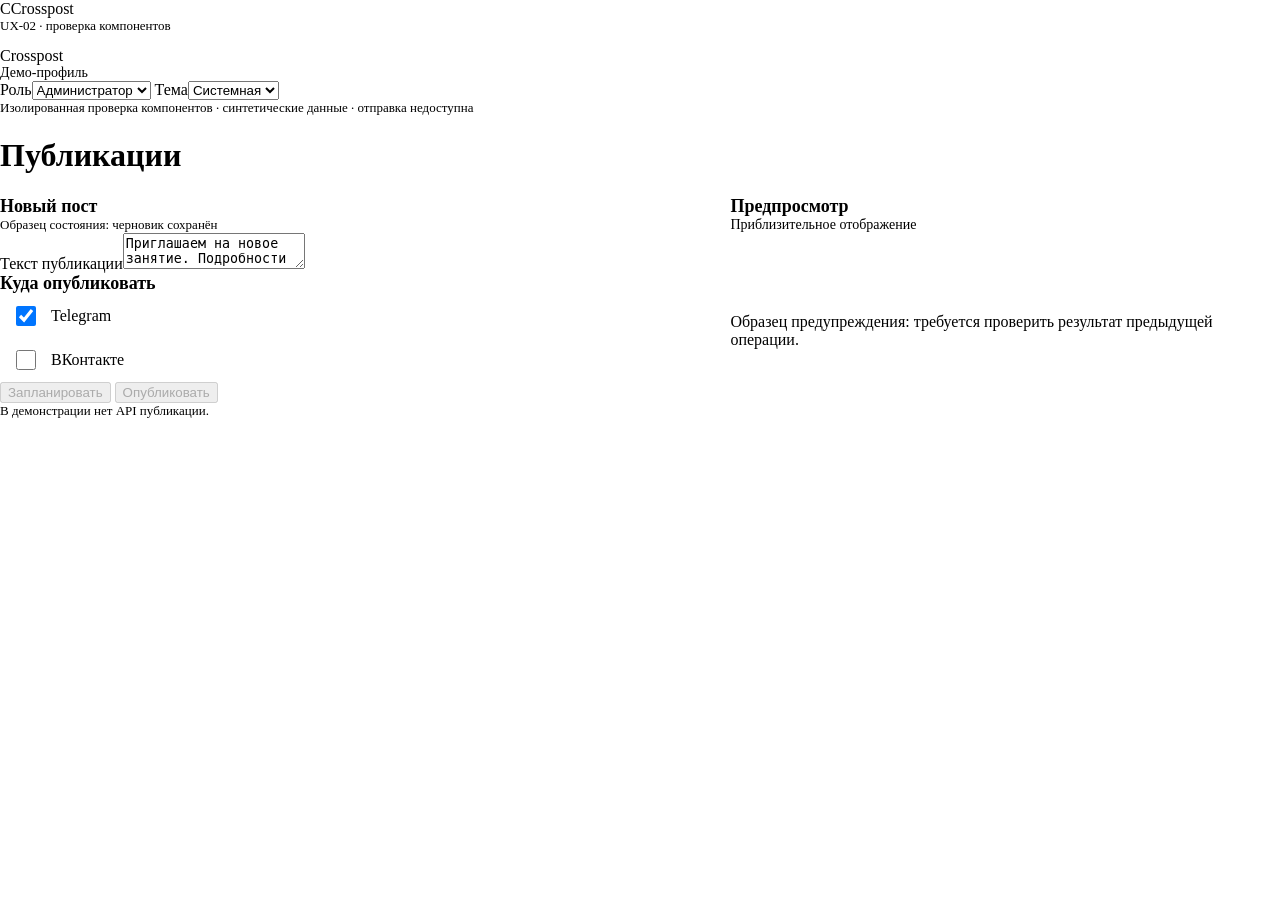
<file: tests/fixtures/ux-component-preview.html>
<!doctype html>
<html lang="ru">
<head>
<meta charset="utf-8">
<meta name="viewport" content="width=device-width, initial-scale=1, viewport-fit=cover">
<meta http-equiv="Content-Security-Policy" content="default-src 'none'; script-src 'unsafe-inline'; style-src 'unsafe-inline'; connect-src 'none'; form-action 'none'; base-uri 'none'">
<title>Crosspost — проверка новой дизайн-системы</title>
<style>/* CP_SYSTEM_CSS */</style>
<style>
*{box-sizing:border-box}
body{margin:0}
.cp-ux{min-height:100dvh}
.cp-ux [hidden]{display:none!important}
.cp-ux .preview-note{font-size:13px;margin:0}
.cp-ux .preview-subtitle{margin:0;font-size:14px;color:var(--cp-muted)}
.cp-ux .preview-grid{display:grid;grid-template-columns:minmax(0,1.3fr) minmax(0,1fr);gap:16px;align-items:start}
.cp-ux .preview-grid h2{font-size:18px;margin:0}
.cp-ux .preview-text{white-space:pre-wrap;overflow-wrap:anywhere;min-height:80px;margin:0}
.cp-ux .preview-select{width:auto;max-width:100%}
.cp-ux .preview-target{min-height:44px;display:flex;align-items:center;gap:12px;padding:8px 12px;border:1px solid var(--cp-control-line);border-radius:10px}
.cp-ux .preview-target input{width:20px;height:20px;accent-color:var(--cp-accent-fill)}
.cp-ux .preview-bottom{margin-top:auto;font-size:13px}
.cp-ux .preview-editor-actions{justify-content:flex-end}
@media(max-width:900px){.cp-ux .preview-grid{grid-template-columns:1fr}}
@media(max-width:640px){.cp-ux .preview-editor-actions .cp-button{flex:1}.cp-ux .preview-select{width:100%}}
</style>
</head>
<body>
<div class="cp-ux" id="workspace">
<div class="cp-shell">
<aside class="cp-sidebar">
<div class="cp-brand"><span class="cp-brand-mark" aria-hidden="true">C</span>Crosspost</div>
<div id="desktop"></div>
<p class="cp-muted preview-bottom">UX-02 · проверка компонентов</p>
</aside>
<div class="cp-main">
<header class="cp-topbar">
<div><div class="cp-brand">Crosspost</div><p class="preview-subtitle" id="context">Демо-профиль</p></div>
<div class="cp-row">
<label class="cp-label">Роль<select class="cp-input preview-select" id="role"><option value="admin">Администратор</option><option value="client">Клиент</option></select></label>
<label class="cp-label">Тема<select class="cp-input preview-select" id="theme"><option value="system">Системная</option><option value="light">Светлая</option><option value="dark">Тёмная</option></select></label>
</div>
</header>
<main class="cp-content">
<p class="cp-muted preview-note">Изолированная проверка компонентов · синтетические данные · отправка недоступна</p>
<h1 class="cp-title" id="heading">Публикации</h1>
<div class="preview-grid" id="editor">
<section class="cp-panel cp-stack">
<h2>Новый пост</h2>
<p class="cp-muted preview-note">Образец состояния: черновик сохранён</p>
<label class="cp-label">Текст публикации<textarea class="cp-input" id="text">Приглашаем на новое занятие. Подробности и расписание скоро.</textarea></label>
<h2>Куда опубликовать</h2>
<label class="preview-target"><input type="checkbox" checked> Telegram</label>
<label class="preview-target"><input type="checkbox"> ВКонтакте</label>
<div class="cp-row preview-editor-actions">
<button class="cp-button" type="button" disabled>Запланировать</button>
<button class="cp-button cp-button--primary" type="button" disabled>Опубликовать</button>
</div>
<p class="cp-muted preview-note">В демонстрации нет API публикации.</p>
</section>
<section class="cp-panel cp-stack">
<h2>Предпросмотр</h2>
<p class="preview-subtitle">Приблизительное отображение</p>
<div class="cp-panel"><p class="preview-text" id="preview"></p></div>
<div class="cp-notice cp-status--warning">Образец предупреждения: требуется проверить результат предыдущей операции.</div>
</section>
</div>
<section class="cp-panel cp-stack" id="other" hidden><h2 id="other-title"></h2><p class="cp-muted">Проверяется только переход между пунктами меню. Рабочий экран этого раздела ещё не подключён.</p></section>
</main>
</div>
</div>
<div id="mobile"></div>
</div>
<script>/* CP_THEME_JS */</script>
<script>/* CP_NAV_JS */</script>
<script>
(() => {
  "use strict";
  const el = id => document.getElementById(id);
  const theme = window.CrosspostTheme.mount(el("workspace"));
  el("theme").value = theme.preference;
  el("theme").addEventListener("change", () => theme.set(el("theme").value));
  const admin = [
    {id:"home",label:"Обзор"},{id:"calendar",label:"Контент-план"},{id:"posts",label:"Публикации"},
    {id:"moderation",label:"Модерация"},{id:"clients",label:"Клиенты"},
    {id:"connections",label:"Подключения"},{id:"more",label:"Ещё"}
  ];
  const client = [
    {id:"home",label:"Главная"},{id:"calendar",label:"Календарь"},
    {id:"posts",label:"Публикации"},{id:"more",label:"Ещё"}
  ];
  let desktop = null, mobile = null, active = "posts";
  function items() { return el("role").value === "admin" ? admin : client; }
  function navigate(id) {
    const item = items().find(x => x.id === id);
    if (!item) return;
    active = id;
    desktop.setActive(id);
    mobile.setActive(mobileItems().some(x => x.id === id) ? id : null);
    el("heading").textContent = item.label;
    el("editor").hidden = id !== "posts";
    el("other").hidden = id === "posts";
    el("other-title").textContent = item.label;
  }
  function mobileItems() { return items().filter(x => !["clients","connections"].includes(x.id)); }
  function render() {
    desktop?.dispose(); mobile?.dispose();
    if (!items().some(x => x.id === active)) active = "posts";
    desktop = window.CrosspostNavigation.mount(el("desktop"), {items:items(),onNavigate:navigate,label:"Меню компьютера"});
    mobile = window.CrosspostNavigation.mount(el("mobile"), {items:mobileItems(),onNavigate:navigate,label:"Меню телефона"});
    el("mobile").querySelector("nav").classList.add("cp-mobile-nav");
    navigate(active);
  }
  el("role").addEventListener("change", render);
  el("text").addEventListener("input", () => { el("preview").textContent = el("text").value; });
  el("preview").textContent = el("text").value;
  render();
})();
</script>
</body>
</html>
</file>
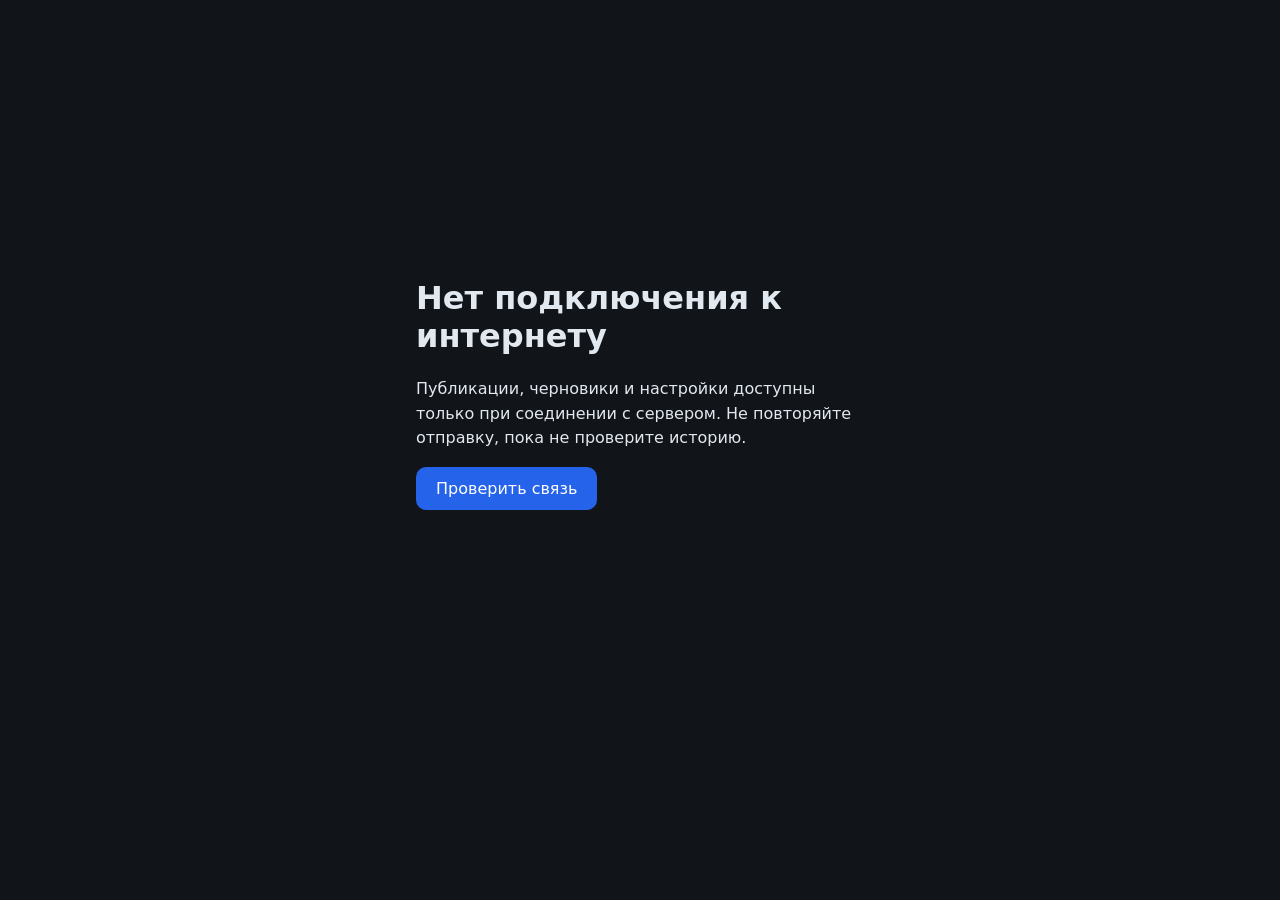
<file: src/crosspost/web/frontend/pwa/offline.html>
<!doctype html>
<html lang="ru"><head><meta charset="utf-8"><meta name="viewport" content="width=device-width,initial-scale=1">
<title>Crosspost — нет связи</title>
<style>body{font-family:system-ui,sans-serif;background:#111418;color:#e2e8f0;margin:0;padding:24px;min-height:80vh;display:grid;place-items:center}main{max-width:28rem}a{display:inline-block;background:#2563eb;color:#fff;padding:12px 20px;border-radius:10px;text-decoration:none}p{line-height:1.55}</style>
</head><body><main><h1>Нет подключения к интернету</h1><p>Публикации, черновики и настройки доступны только при соединении с сервером. Не повторяйте отправку, пока не проверите историю.</p><a href="/">Проверить связь</a></main></body></html>
</file>
